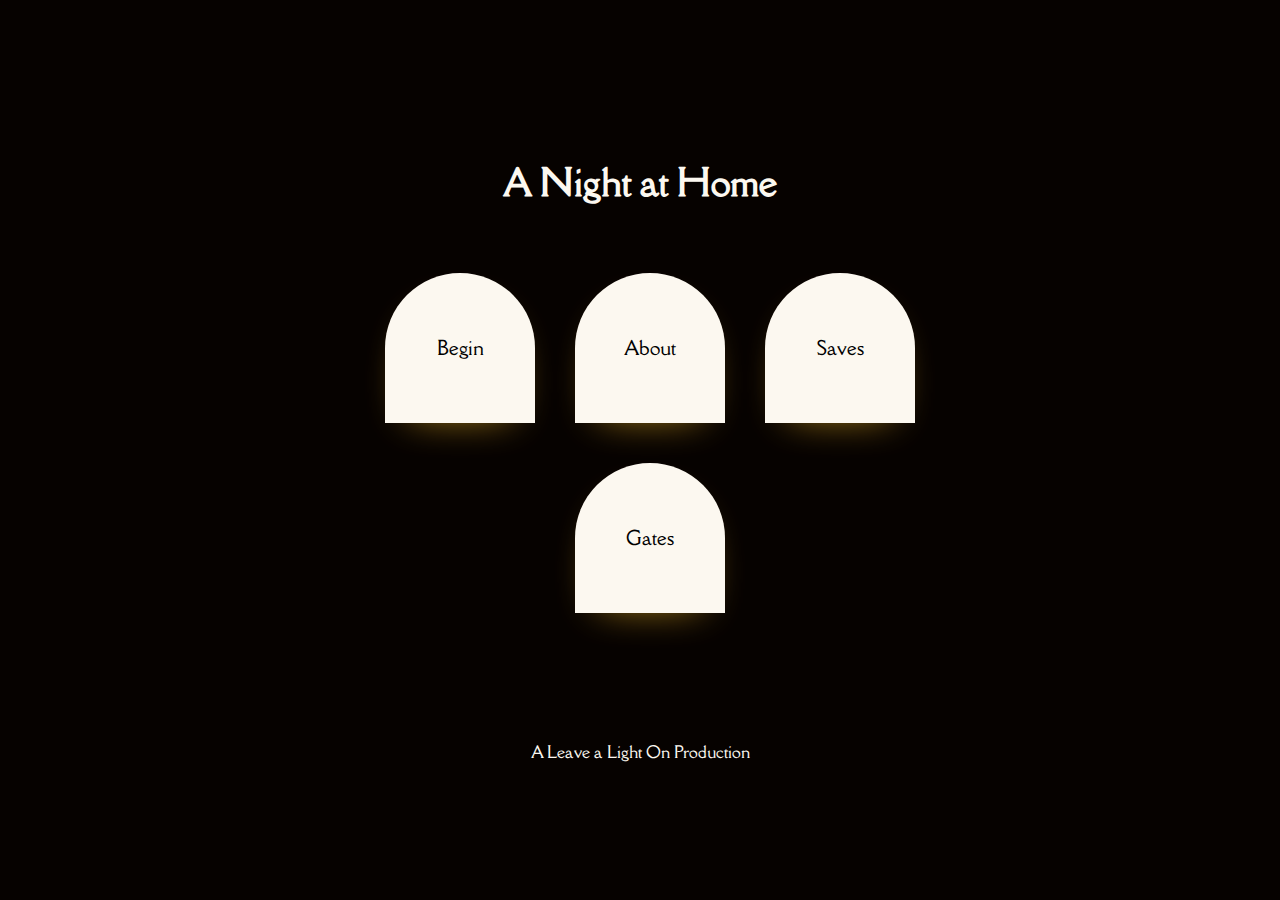
<file: index.html>
<!DOCTYPE html>
<html lang="en">

<head>
    <meta charset="UTF-8">
    <meta name="viewport" content="width=device-width, initial-scale=1.0">
    <title>A Night at Home</title>
    <link rel="icon" type="image/x-icon" href="favicon.ico">
    <link href="https://cdnjs.cloudflare.com/ajax/libs/font-awesome/6.5.0/css/all.min.css" rel="stylesheet">
    <link rel="stylesheet" href="main.css">
    <link rel="stylesheet" href="popup.css">

    <!--<script>
        /*to prevent Firefox FOUC, this must be here*/
        let FF_FOUC_FIX;
    </script>-->
</head>

<body>
    <div class="gameContainer">
        <a href="index.html">
            <h1 id="gameTitle">A Night at Home</h1>
        </a>
        <!--Image above or below-->

        <!--<p class="gameImage">Booming system uh uh ty track ty track</p>-->

        <div class="menu">
            <a href="story.html">
                <button class="menuButton">Begin</button>
            </a>

            <a href="about.html">
                <button class="menuButton">About</button>
            </a>

            <a>
                <button id="save-btn" class="menuButton">Saves</button>
            </a>

            <a href="gates.html">
                <button class="menuButton">Gates</button>
            </a>
        </div>

        
        <div class="copy">
            <!--<i class="fa-solid fa-lightbulb"></i>-->
            <a href="https://github.com/nadelaja" target="_blank"><p class>A Leave a Light On Production</p></a>
        </div>

    </div>
    <script src="popup.js"></script>

</body>

</html>
</file>
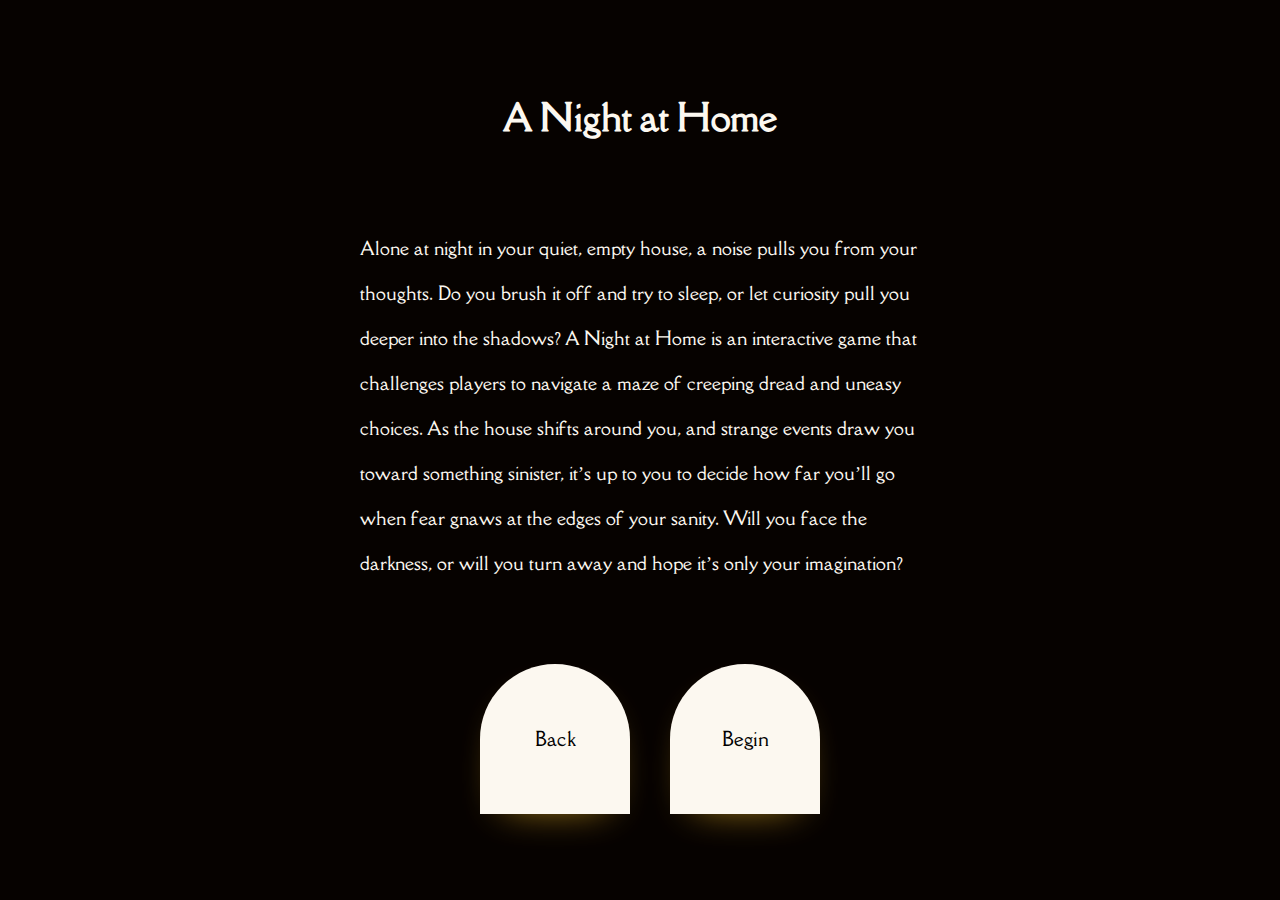
<file: about.html>
<!DOCTYPE html>
<html lang="en">

<head>
    <meta charset="UTF-8">
    <meta name="viewport" content="width=device-width, initial-scale=1.0">
    <title>A Night at Home</title>
    <link rel="icon" type="image/x-icon" href="favicon.ico">
    <link href="https://cdnjs.cloudflare.com/ajax/libs/font-awesome/6.5.0/css/all.min.css" rel="stylesheet">
    <link
        href="https://fonts.googleapis.com/css2?family=Della+Respira&family=Open+Sans:ital,wght@0,300..800;1,300..800&display=swap"
        rel="stylesheet">

    <link rel="stylesheet" href="main.css">
    <script>
        /*to prevent Firefox FOUC, this must be here*/
        let FF_FOUC_FIX;
    </script>
</head>

<body>
    <div class="blurbContainer">
        <a href="index.html">
            <h1 id="gameTitle" id="gameTitle">A Night at Home</h1>
        </a>
        <!--Image above or below-->

                <p class="blurb" >Alone at night in your quiet, empty house, a noise pulls you from your thoughts. Do you brush it off and try to
                    sleep,
                    or let curiosity pull you deeper into the shadows?
                
                    A Night at Home is an interactive game that challenges players to navigate a maze of creeping dread and uneasy
                    choices.
                    As the house shifts around you, and strange events draw you toward something sinister, it’s up to you to decide how
                    far
                    you’ll go when fear gnaws at the edges of your sanity.
                
                    Will you face the darkness, or will you turn away and hope it’s only your imagination?</p>

        <div class="menu">
            <a href="index.html">
                <button class="menuButton">Back</button>
            </a>

            <a href="story.html">
                <button class="menuButton">Begin</button>
            </a>
        </div>
    </div>

</body>
</html>
</file>
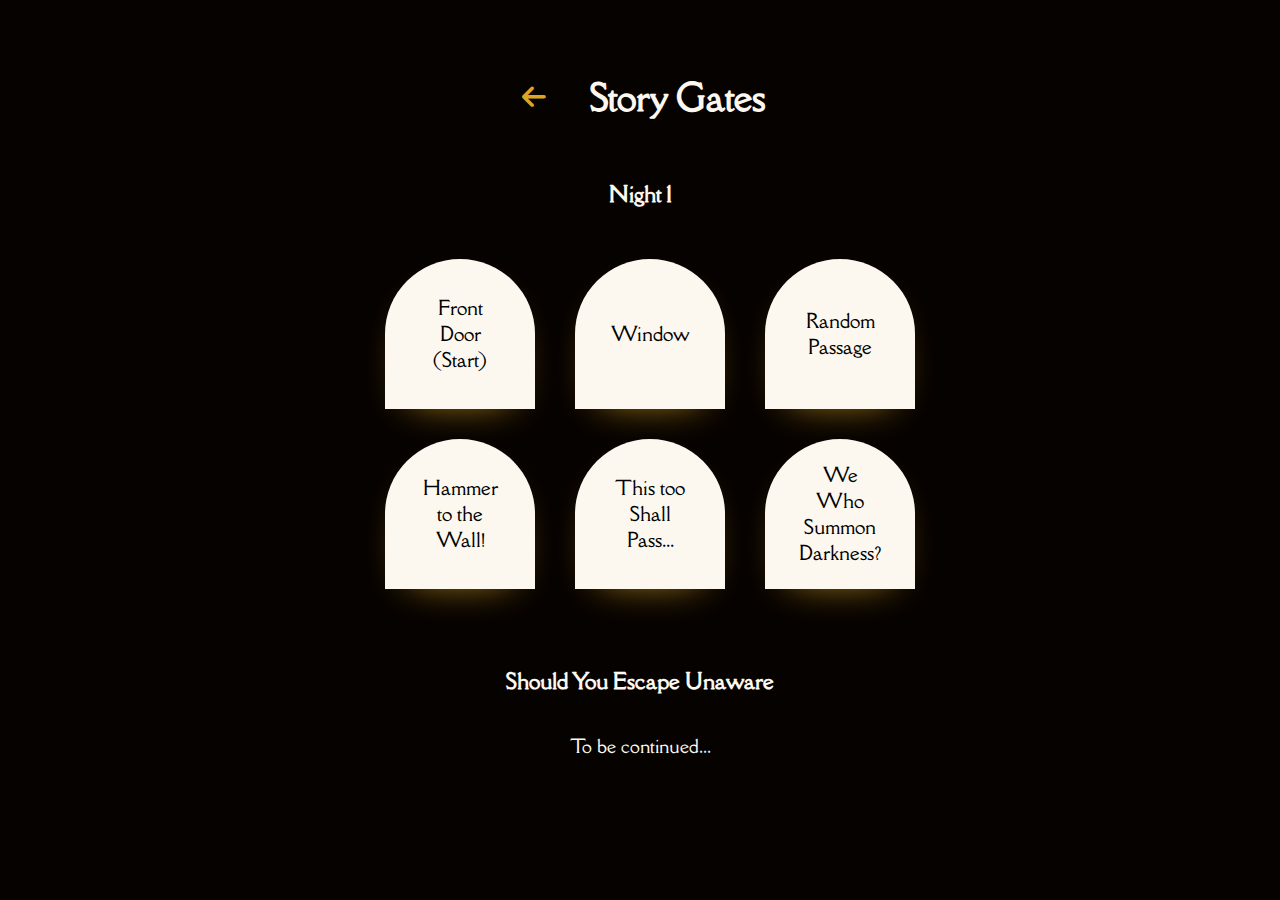
<file: gates.html>
<!DOCTYPE html>
<html lang="en">

<head>
    <meta charset="UTF-8">
    <meta name="viewport" content="width=device-width, initial-scale=1.0">
    <title>A Night at Home - Game Map</title>
    <link rel="icon" type="image/x-icon" href="favicon.ico">
    <link href="https://cdnjs.cloudflare.com/ajax/libs/font-awesome/6.5.0/css/all.min.css" rel="stylesheet">
    <link rel="stylesheet" href="main.css">
    <link rel="stylesheet" href="gates.css">
</head>

<body>
    <div class="gateContainer">
        <div class="header">
            <a href="index.html"  aria-label="Go back" class="backArrow"><i class="fas fa-arrow-left"></i></a>
            <h1 id="gameTitle">Story Gates</h1>
        </div>

        <!--<p style="text-align: center;">omg are you really gonna cheat :0</p>-->
        
        <h3 class="subtitle">Night 1</h3>

        <div class="storyGates">
<!-- onsubmit="return searchbooks(event)"-->
            <a href="story.html">
            <button class="gate">Front Door (Start)</button>
            </a>

            <a><button id="frontWindow" class="gate" data-pid="26">Window</button></a> <!--26-->

            <a><button id="random" class="gate">Random Passage</button></a>  <!--Random passage genorator-->

            <a><button id="Hammer" class="gate" data-pid="22">Hammer to the Wall!</button></a>

            <a><button id="Cope" class="gate" data-pid="28">This too Shall Pass...</button></a>

            <a><button id="Confront" class="gate" data-pid="2">We Who Summon Darkness?</button></a>

            <!--<button  id="badEnd" class="gate" data-pid="22">Day 1 - Bad End</button>

            <button id="goodEnd1" class="gate" data-pid="22">Day 1 - Good End 1</button> 

            <button id="goodEnd2" class="gate" data-pid="22">Day 1 - Good End 2</button>-->


        </div>

        <h3 class="subtitle">Should You Escape Unaware</h3>

        <p style="text-align: center;">To be continued...</p>
        <!-- <div class="storyGates">

            <a><button class="gate">???</button></a>

            <a><button class="gate">???</button></a>

            <a><button class="gate">???</button></a>

        </div>-->
    </div>

    </div>
        

    <script src="script.js"></script>


</body>

</html>
</file>
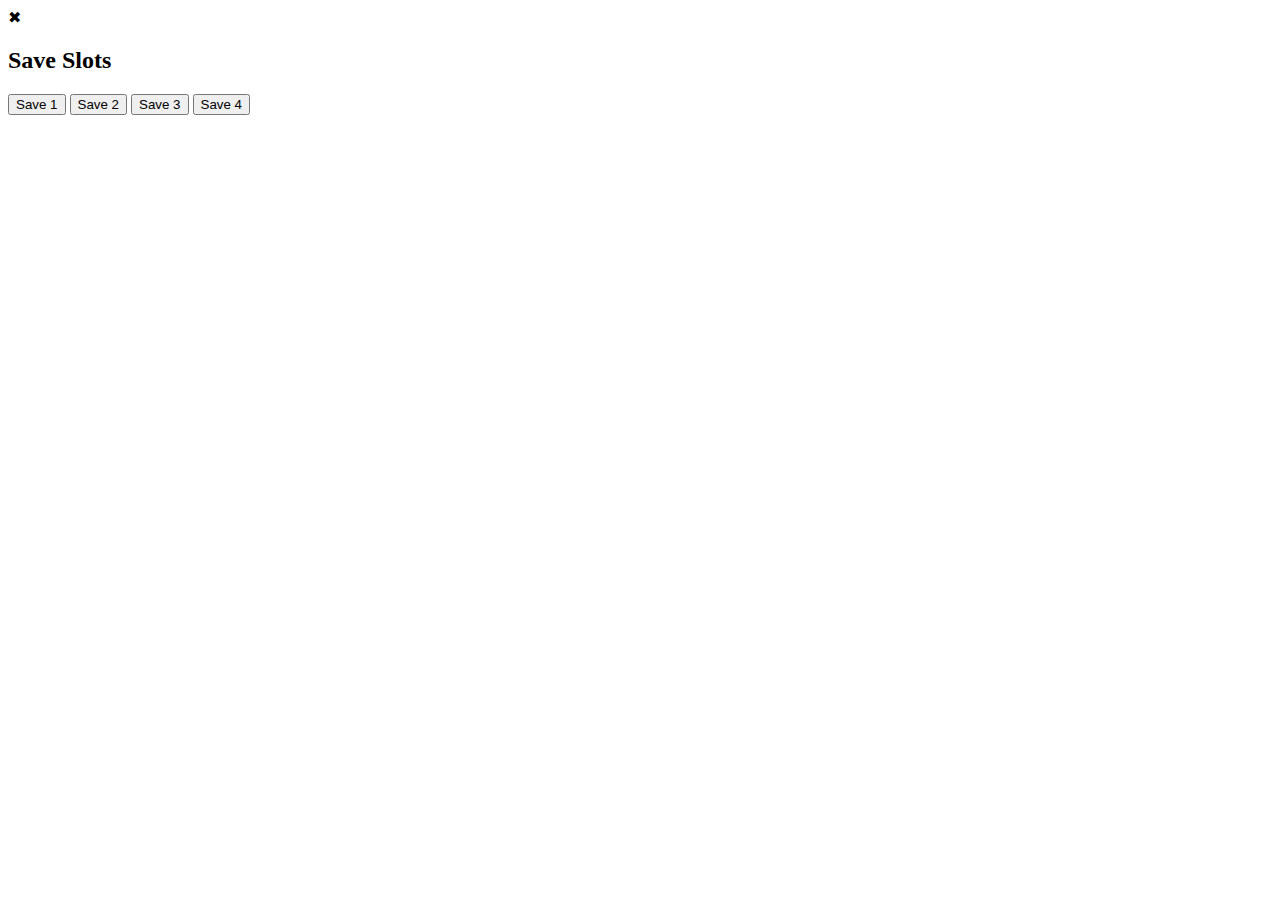
<file: popup.html>
<!DOCTYPE html>
<html lang="en">

<head>
    <meta charset="UTF-8">
    <meta name="viewport" content="width=device-width, initial-scale=1.0">
    <title>Popup</title>
</head>

<body>
        <!--Save Popup Things-->
        <div id="save-popup" class="popup save-popup">
            <div class="popup-content">
                <span id="close-btn" >&#x2716;</span>
                <h2>Save Slots</h2>
                <div class="saveContainer" id="playerSaves">
                    <button class="saveSlot" id="save1"> Save 1</button>
                    <button class="saveSlot" id="save2">Save 2</button>
                    <button class="saveSlot" id="save3">Save 3</button>
                    <button class="saveSlot" id="save4">Save 4</button>
                </div>
        
                <!--<p>
                            A game I am building to share my hobbies and interests with others!
                        </p>-->
        
            </div>
        </div>
</body>

</html>
</file>
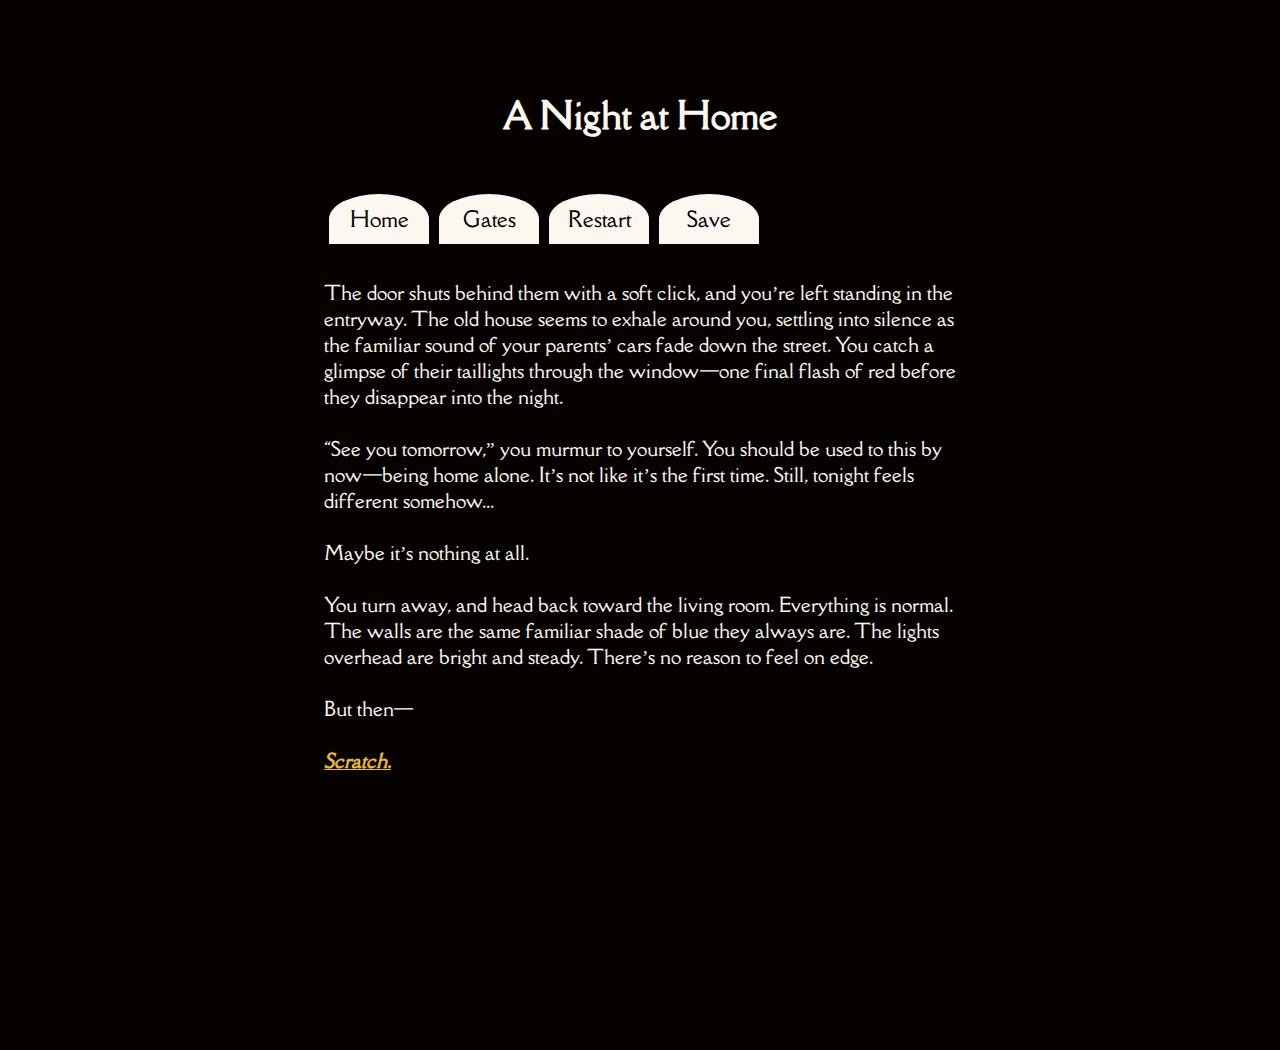
<file: story.html>
<!DOCTYPE html>
<html lang="en">

<head>
    <meta charset="UTF-8">
    <meta name="viewport" content="width=device-width, initial-scale=1.0">
    <title>A Night at Home</title>
    <link href="https://cdnjs.cloudflare.com/ajax/libs/font-awesome/6.5.0/css/all.min.css" rel="stylesheet">
    <link rel="icon" type="image/x-icon" href="favicon.ico">

    <link rel="stylesheet" href="main.css">
    <link rel="stylesheet" href="story.css">
    <link rel="stylesheet" href="popup.css">
    <link rel="stylesheet" href="texteffects.css">

</head>

<body>

    <div class="gameContainer">
        <div id="storyHeader">
        <h1 id="gameTitle">A Night at Home</h1>

        <div id="navWrapper">
            <div class="nav">
                <a href="index.html">Home</a>
                <a href="gates.html">Gates</a>
                <a href="story.html">Restart</a>
                <div id="save-btn">Save</div> <!--How would i do this?? It'll be a modal-->
                <!--I'll append the users choices to it...to repetative :/// IT IS DONE!!-->
                </div>

            <div id="buttonContainer" class="navigation-button">

                <!-- holds the back and forward buttons, hidden until the users is beyond the first passage-->
            </div>

        </div>
</div>
        <div id="passageText"></div>
    </div>

    <script src="script.js"></script>
    <script src="popup.js"></script>

</body>

</html>
</file>
<file: main.css>
@import url('https://fonts.googleapis.com/css2?family=Della+Respira&display=swap');

* {
    box-sizing: border-box;
    font-family: "Della Respira", serif;
}

body {
    background: #060200;/*#2b2b2b*/
    /* Dark theme: Lights off */ 
    /*font-family: 'Courier New', Courier, monospace;*/
    color: #fcf8f0;
    display: flex;
    justify-content: center;
    align-items: center;
    height: 100vh;
    margin: 0;
}


/*
#3B1D0F → Dark, warm reddish-brown
#4A2C1A → Dark chocolate brown
#5C2F1B → Rich, earthy brown
#3A1F14 → Warm espresso-like brown
*/

a {
    text-decoration: none;
}

a h1:hover {
    color: #daa520;
}

#gameTitle {
    /*background-color: black;*/
    font-family: "Della Respira", serif;
    color: #fcf8f0;
    text-align: center;
    margin: 1em 0;
}

.gameImage {
    text-align: center;
}

/*Summary page*/
.blurb {
    padding: 30px 2em 30px 2em;
    line-height: 2.5em;
}

.gameContainer{
    width: 75%;
}

.gameContainer,
.gateContainer,
.blurbContainer {
    font-size: 18px;
    text-align: left;
    margin: auto  18em; 
    /*background-color: #060200;
    /*overflow: hidden;*/
    display: flex;
    flex-direction: column;
}

.menu,
.storyGates {
    font-family: "Della Respira", serif;
    display: flex;
    flex-direction: row;
    flex-wrap: wrap;
    justify-content: center;
    margin: 10px 10px;
    width: 100%;
    
}

/*.menuButton {
    color: red;
    text-align: center;
}*/

.menuButton,
.gate {
    font-family: "Della Respira", serif;
    font-size: 1.14em;
    background-color: #fcf8f0;
    border: none;
    color: #000;
    padding: 15px 32px;
    text-align: center;
    text-decoration: none;
    display: inline-block;
    font-size: 1.05em;
    margin: 20px 20px;
    cursor: pointer;
    width: 150px;
    height: 150px;
    border-radius: 50% 50% 0 0; /* Arch Top /Yippie! */
    position: relative;
    overflow: hidden;
    transition: background-color 0.3s, color 0.3s;
    box-shadow: 0 15px 40px -25px rgb(218, 165, 32); /* Light leaking out effect */
}

.menuButton:hover,
.gate:hover {
    /* Yellow BG White Text? */
    background-color:#daa520;
    color: #fcf8f0;
    
}

.menuButton:active,
.gate:active {
box-shadow: rgba(218, 165, 32, .02) 0px 25px 20px -20px;
}

.menuButton span {
    display: block;
    height: 100%;
    display: flex;
    align-items: center;
    justify-content: center;
}

.copy {
    text-align: center;
    margin-top:5em;
    font-size: .9em;
}

.copy a {
    text-decoration: none;
    color:#fcf8f0
}

.copy a:hover {
    text-decoration: underline;
    color: #daa520;
}


/* For smaller screens*/

@media (max-width: 1100px) {
    .blurbContainer{
        margin: 9em;
    }
    
}

@media (max-width: 768px) {
    .menu {
        flex-direction: column;
        align-items: center;
        text-align: center;
    }

    .menuButton {
        /*width: 100%;*/
        font-size: 1rem;
        padding: .75rem 1rem;
    }

    .blurbContainer {
    margin: 3em;
    }

    .blurb {
        margin: auto;
        font-size: 18px;
        line-height: 1.95;
        padding: 0px;
    }


}
</file>
<file: popup.css>
.popup {
    display: none;
    position: fixed;
    top: 0;
    left: 0;
    width: 100%;
    height: 100%;
    background-color: rgba(0, 0, 0, 0.75);
    /* Semi-transparent background */
    z-index: 9999;
    /* Make sure the pop-up is on top of everything */
}

.popup-content {
    position: absolute;
    top: 50%;
    left: 50%;
    transform: translate(-50%, -50%);
    background-color: #fcf8f0;
    color: #060200;
    padding: 20px;
    width: 300px;
    /* of  the popup box */
    height: 200px;
    display: flex;
    flex-direction: column;

}

.popup-content h2 {
    text-align: center;
    font-size: 1.75em;
    font-weight: 550;
}

.popup-content p {
    font-size: 1.25em;
    text-align: center;
}

.save-popup .popup-content {
    width: 450px;
    height: 450px
}

#close-btn {
    position: absolute;
    bottom: 12px;
    right: 217px;
    font-size: 1.25em;
    cursor: pointer;
}

#close-btn:hover {
    color:#daa520;
}

.saveContainer {
    margin: 0 auto;
}

.saveAndDelete {
    display: flex;
    align-items: center;
    justify-content: center;
    gap: 1em;
}

.saveSlot,
.empty-save {
    display: flex;
    align-items: center;
    justify-content: center;
    border: solid 1px #060200;
    padding: 1em;
    margin-bottom: 1.5em;
    background-color: #fcf8f0;
    text-decoration: none;
    font-size: 16px;
    cursor: pointer;
    width: 150px;
    height: 50px;
    overflow: hidden;
    box-shadow: 0 15px 40px -25px #060200;
    transition: background-color 0.3s, color 0.3s;
}

.saveSlot:hover {
    color: #fcf8f0;
    background-color: #060200;
}

.deleteBtn{
    display: flex;
    align-items: center;
    justify-content: center;
    background-color: transparent;
    border: none;
    cursor: pointer;
    font-size: 18px;
    width: 50px;
    height: 50px;
    transition: color 0.3s;
}

.deleteBtn:hover {
    color: #daa520;
}


.used-save {
    background-color: red;
    color: #000;
}
</file>
<file: gates.css>
.gateContainer{
    width: 50%;
    margin-top: 1em;
}

.header {
    display: flex;
    align-items: center;
    justify-content: center;
    gap: 2em;
    color: #fcf8f0;
    margin-top: 1em;
}

.backArrow {
    display: flex;
    align-items: center;
    justify-content: center;
    color: #daa520 ;
    font-size: 1.5em;
    text-decoration: none;
    border-radius: 50%;
    width: 1.5em;
    height: 1.5em;
    transition: background-color 0.3s, color 0.3s;
    cursor: pointer;
}

.backArrow:hover {
    background-color: #daa520;
    color: #fcf8f0;
}
.gatesPageTitle {
    margin: 0;
}


.subtitle {
    text-align: center;
    font-family: "Della Respira", serif;
}

.storyGates {
    display: flex;
    flex-wrap: wrap;
    justify-content: center;
    padding-bottom: 2em;
    /* Adjust spacing between columns */

    /* Optional: Adds spacing between items */
}

.gate {
    margin-bottom: 10px;
}
</file>
<file: story.css>
.gameContainer {
    padding-bottom: 10em;
    margin-top: 0em;
    padding-top: 3em;
}

#storyHeader{
    position: sticky;
    top: 0;
    background-color: #060200;
    z-index: 1000;
}

#navWrapper {
    display: flex;
    justify-content: space-between;
    align-items: center;
    position: sticky;
    top: 0;
    padding: 1em 0;
    z-index: 1000;
    margin-bottom: 1em;
    background-color: #060200;
}

.nav,
#buttonContainer {
    display: flex;
    justify-content: center;
    align-items: center;
    gap: 10px;
    margin-left: 5px;
}

#buttonContainer {
    display: flex;
    text-align: center;
    justify-content: space-between;
    align-items: center;
}

.navigation-button {
    /*margin-left: 10px;*/
    text-align: center;
}

#backButton,
#forwardButton,
.nav a,
.nav a button,
.nav div {
    display: flex;
    justify-content: center;
    align-items: center;
    width: 100px;
    height: 50px;
    font-family: "Della Respira", serif;
    font-size: 1.14em;
    background-color: #fcf8f0;
    color: #000;
    border: none;
    /*text-decoration: none;*/
    cursor: pointer;
    border-radius: 50% 50% 0 0;
    box-shadow: 0 15px 40px -25px rgb(218, 165, 32);
    transition: background-color 0.3s, color 0.3s;
}

/*#backButton,
#forwardButton {
            background-color: #daa520;
                color: #000;
}*/

#backButton:hover,
#forwardButton:hover,
.nav a:hover,
.nav a button:hover,
.nav div:hover {
    background-color: #daa520;
    color: #fcf8f0;
}

/*#backButton {

}

#forwardButton {

}*/

#passageText {
    font-size: 1.07em;
    color: #fcf8f0;
    line-height: 1.35em;
    font-kerning: auto;
    max-height: 600px;
    padding-bottom: 5em;
    /* 
        overflow-y: auto;
        overflow-x: hidden;*/
    /*padding: 0px 160px 30px 160px;*/
}

/* For Chrome, Edge, and Safari */
::-webkit-scrollbar {
    width: 12px;
}

::-webkit-scrollbar-track {
    background-color: #060200;
    border-radius: 10px;
}

::-webkit-scrollbar-thumb {
    background-color: #fcf8f0;
    border-radius: 10px;
}

/*Firefox is strange!!*/
html {
    scrollbar-width: thin;
    scrollbar-color: #fcf8f0 #060200;
}

.link {
    color: #e8b73c;
    /* #f3c759 #8fbcbb*/
    /* A nice blue for links */
    text-decoration: underline;
    cursor: pointer;
}

.link:hover {
    color: #cc9216;
    /*#88c0d0;*/
    text-decoration: none;
}

.fearBarContainer {
    display: flex;
    align-items: center;
    gap: 10px;
    width: 100%;
    height: 35px;
    background-color: #222;
    border: 2px solid #444;
    border-radius: 13px;
    margin: 20px 0;
    padding: 15px;
}

.fearLabel {
    font-size: 22px;
    color: #fcf8f0;
    /*use that one ice white blue color;*/
    min-width: 60px;
    text-align: right;
}

#fearBar {
    /*flex-grow: 1;*/
    /*This is what is filling the bar, find alternative */
    height: 100%;
    width: 0;
    /* Start empty */
    background-color: grey;
    /*#ff3b3b*/
    border-radius: 8px;
    transition: width 0.3s ease-in-out;
}

@media screen and (max-width: 768px) {

    #navWrapper {
        flex-direction: column;
        text-align: center;
        margin-bottom: 2em;
    }

    #buttonContainer {
    width: 100%;
    text-align: center;
    margin-top: 2em;
    }

    body {
        font-size: 16px;
        padding: .25em;
    }

    #passageText {
        font-size: 18px;
        line-height: 1.6;
    }

    .link {
        font-size: 18px;
    }
}
</file>
<file: texteffects.css>
@keyframes glitch {
    0% {
        transform: skew(0deg);
        filter: contrast(1) brightness(1) blur(0);
    }

    10% {
        transform: skew(5deg) translate(-2px, 2px);
        filter: contrast(1.2) brightness(0.8) blur(0.5px);
    }

    20% {
        transform: skew(-15deg);
        filter: contrast(1) brightness(1.2);
    }

    30% {
        transform: skew(15deg) translate(3px, -3px);
        filter: contrast(0.8) brightness(1.3) blur(1px);
    }

    40% {
        transform: skew(-1deg);
        filter: contrast(1.5) brightness(1);
    }

    50% {
        transform: skew(20deg);
        filter: contrast(0.6) brightness(0.7) blur(2px);
    }

    60% {
        transform: skew(-25deg) translate(-1px, 1px);
        filter: contrast(1.8) brightness(1.4) saturate(2) blur(0.7px);
    }

    70% {
        transform: skew(10deg);
        filter: contrast(0.9) brightness(0.9) blur(0.3px) saturate(0.5);
    }

    80% {
        transform: skew(25deg) translate(-3px, 3px);
        filter: contrast(1.2) brightness(1.2);
    }

    90% {
        transform: skew(-5deg);
        filter: contrast(1.4) brightness(0.5) saturate(0.3) blur(1.5px);
    }

    100% {
        transform: skew(40deg);
        filter: contrast(1) brightness(1) blur(0);
    }
}

.glitch {
    animation: glitch 1.5s infinite;
    font-family: serif;
    font-style: italic;
    display: inline-block;
    font-size: 26px;

    text-shadow: 2px 2px 0px #000, -2px -2px 0px #000;

    /* Background Flicker */
    /* background: #8a0303; */

    /* Pixelated Effect
    filter: contrast(1.2) saturate(1.2);
    text-shadow: 
        1px 1px 0px #000, 
        -1px -1px 0px #000, 
        2px 2px 0px #000, 
        -2px -2px 0px #000;*/
}

.bigBad{
    font-size: 0.9em;
    color:grey;
    font-family: serif;
}
</file>
